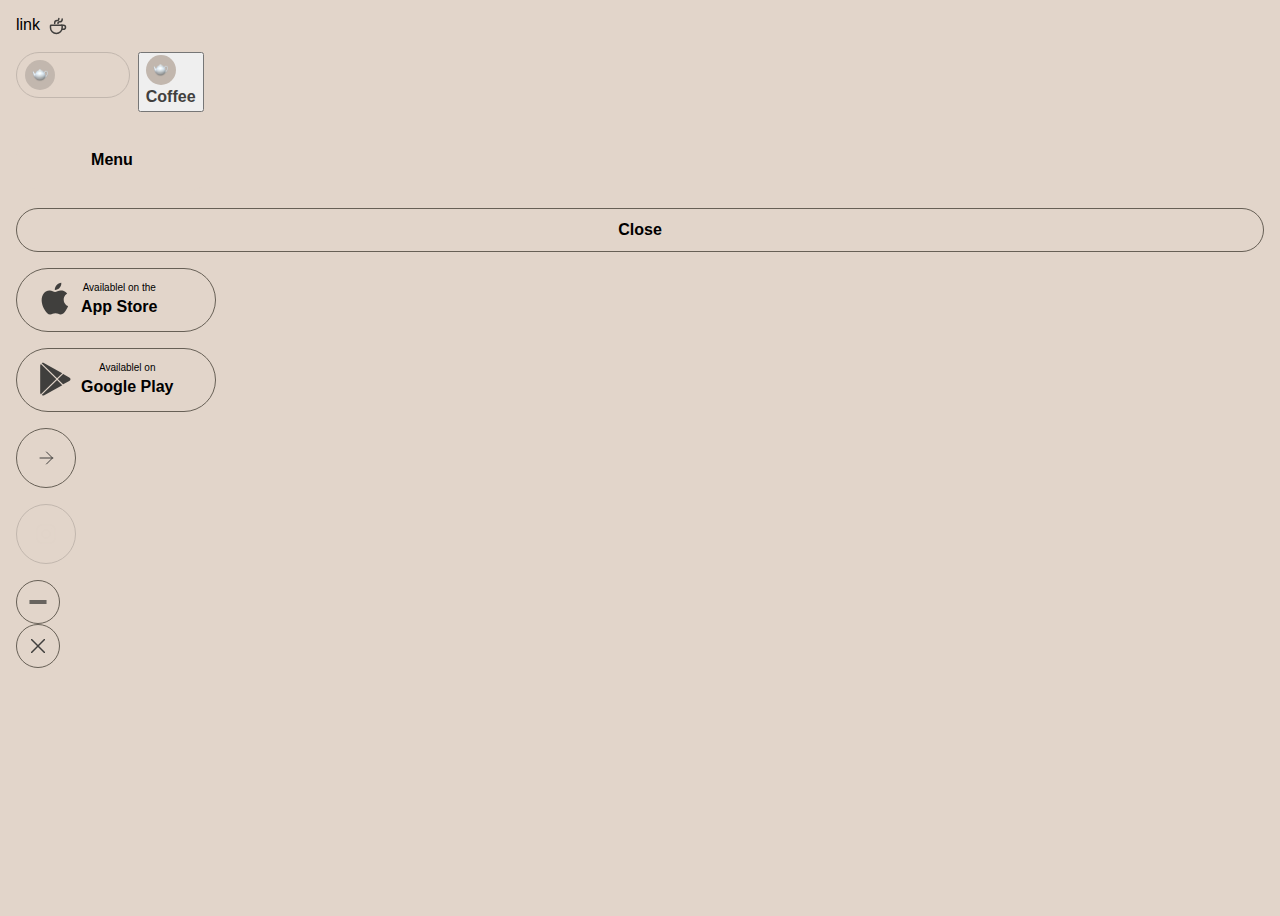
<file: design-system.html>
<!DOCTYPE html>
<html lang="en">
<head>
    <meta charset="UTF-8">
    <meta name="viewport" content="width=device-width, initial-scale=1.0">
    <title>Document</title>
    <link rel="stylesheet" href="style.css">
</head>
<body>
    <div class="flow m-4">
        <div class="link">
            <div class="flex-btn">
                link
                <img src="./assets/coffee-cup.svg">
            </div>
        </div>
        <div class="flex-btn">
            <button class="tab-item">
                <div class="tab-item-image"><img src="./assets/teapot.png" alt="teapot">
                </div> 
                <span class="font-link-n-button fc-text-light">Coffee</span>
            </button>
            <button class="tab-item-inactive ">
                <div class="tab-item-image"><img src="./assets/teapot.png" alt="teapot">
                </div> 
                <span class="font-link-n-button fc-text-dark">Coffee</span>
            </button>

        </div>
        <div class="flex">
            <button class="button-primary font-link-n-button">Menu<img src="./assets/coffee-cup.svg"></button>
        </div>
        <div>
            <button class="button-secondary font-link-n-button">Close</button>
        </div>
        <div>
            <button class="button-store"> 
                <div class="flex-btn">
                    <svg xmlns="http://www.w3.org/2000/svg" width="36" height="36" viewBox="0 0 36 36" fill="none">
                        <path d="M26.7063 18.6307C26.6694 14.6324 30.0641 12.6872 30.2193 12.5966C28.2967 9.86366 25.3169 9.49026 24.2697 9.46048C21.767 9.20369 19.3393 10.9206 18.0644 10.9206C16.764 10.9206 14.8008 9.48529 12.6848 9.52747C9.96196 9.56841 7.41468 11.1055 6.01762 13.4923C3.13444 18.359 5.28474 25.5108 8.04705 29.4446C9.42884 31.3712 11.0435 33.5223 13.1569 33.4466C15.2245 33.3635 15.9968 32.1614 18.4919 32.1614C20.9641 32.1614 21.6893 33.4466 23.8447 33.3983C26.0637 33.3635 27.4608 31.463 28.7942 29.519C30.3911 27.3108 31.0323 25.1362 31.0578 25.0245C31.0056 25.0071 26.7483 23.4229 26.7063 18.6307Z" fill="#403F3D"/>
                        <path d="M22.6347 6.87268C23.7468 5.51675 24.5076 3.67205 24.2964 1.80005C22.6869 1.86952 20.674 2.88554 19.5149 4.21169C18.4893 5.38029 17.5732 7.29571 17.8099 9.097C19.6179 9.2285 21.4743 8.20752 22.6347 6.87268Z" fill="#403F3D"/>
                    </svg> 
                    <div>
                        <div class="font-body-caption ">Availablel on the</div>
                        <div class="font-link-n-button ">App Store</div> 
                    </div>
                </div>
            </button>
        </div>
        <div>
            <button class="button-store"> 
                <div class="flex-btn">
                    <svg xmlns="http://www.w3.org/2000/svg" width="36" height="36" viewBox="0 0 36 36" fill="none">
                        <path d="M3.7558 3.20309C3.39335 3.57302 3.18359 4.14896 3.18359 4.89483V31.4995C3.18359 32.2454 3.39335 32.8213 3.7558 33.1913L3.84525 33.2725L19.1359 18.3701V18.0182L3.84525 3.11587L3.7558 3.20309Z" fill="#403F3D"/>
                        <path d="M26.0776 23.34L20.9863 18.3701V18.0182L26.0837 13.0482L26.1979 13.1129L32.2345 16.4618C33.9573 17.4122 33.9573 18.9761 32.2345 19.9325L26.1979 23.2754L26.0776 23.34V23.34Z" fill="#403F3D"/>
                        <path d="M25.2733 24.2008L20.0617 19.1196L4.68164 34.1167C5.25384 34.7031 6.18695 34.7738 7.24807 34.1873L25.2733 24.2008" fill="#403F3D"/>
                        <path d="M25.2733 12.1876L7.24807 2.20103C6.18695 1.62058 5.25384 1.69125 4.68164 2.27772L20.0617 17.2688L25.2733 12.1876Z" fill="#403F3D"/>
                        </svg>
                    <div>
                        <div class="font-body-caption">Availablel on</div>
                        <div class="font-link-n-button">Google Play</div>
                    </div>
                </div>
            </button>
        </div>
        <div>
            <button class="button-outline icon-dark">
                <svg  xmlns="http://www.w3.org/2000/svg" width="24" height="24" viewBox="0 0 24 24" fill="none">
                    <path d="M6 12H18.5M18.5 12L12.5 6M18.5 12L12.5 18" stroke="#403F3D" stroke-linecap="round" stroke-linejoin="round"/>
                </svg>
            </button>
        </div>
        <div>
            <button class="button-outline icon-light">
                <svg xmlns="http://www.w3.org/2000/svg" width="24" height="24" viewBox="0 0 24 24" fill="none">
                    <path d="M12 16C14.2091 16 16 14.2091 16 12C16 9.79086 14.2091 8 12 8C9.79086 8 8 9.79086 8 12C8 14.2091 9.79086 16 12 16Z" stroke="#E1D4C9" stroke-linecap="round" stroke-linejoin="round"/>
                    <path d="M3 16V8C3 5.23858 5.23858 3 8 3H16C18.7614 3 21 5.23858 21 8V16C21 18.7614 18.7614 21 16 21H8C5.23858 21 3 18.7614 3 16Z" stroke="#E1D4C9"/>
                    <path d="M17.5 6.51L17.51 6.49889" stroke="#E1D4C9" stroke-linecap="round" stroke-linejoin="round"/>
                </svg>
            </button>
        </div>
        <div>
            <button class="button-burger">
                <svg xmlns="http://www.w3.org/2000/svg" width="18" height="2" viewBox="0 0 18 2" fill="none">
                    <path d="M1 1H17" stroke="#403F3D" stroke-width="1.5" stroke-linecap="round" stroke-linejoin="round"/>
                </svg>
                <svg xmlns="http://www.w3.org/2000/svg" width="18" height="2" viewBox="0 0 18 2" fill="none">
                    <path d="M1 1H17" stroke="#403F3D" stroke-width="1.5" stroke-linecap="round" stroke-linejoin="round"/>
                </svg>
            </button>

            <button class="button-burger-active">

                <svg width="14" height="14" viewBox="0 0 14 14" xmlns="http://www.w3.org/2000/svg">
                    <line x1="0" y1="14" x2="14" y2="0" stroke-width="1.5" stroke="#403F3D"/>
                    <line x1="0" y1="0" x2="14" y2="14" stroke-width="1.5" stroke="#403F3D"/>
                  </svg>
            </button>

        </div>
    </div>
    
</body>
</html>
</file>
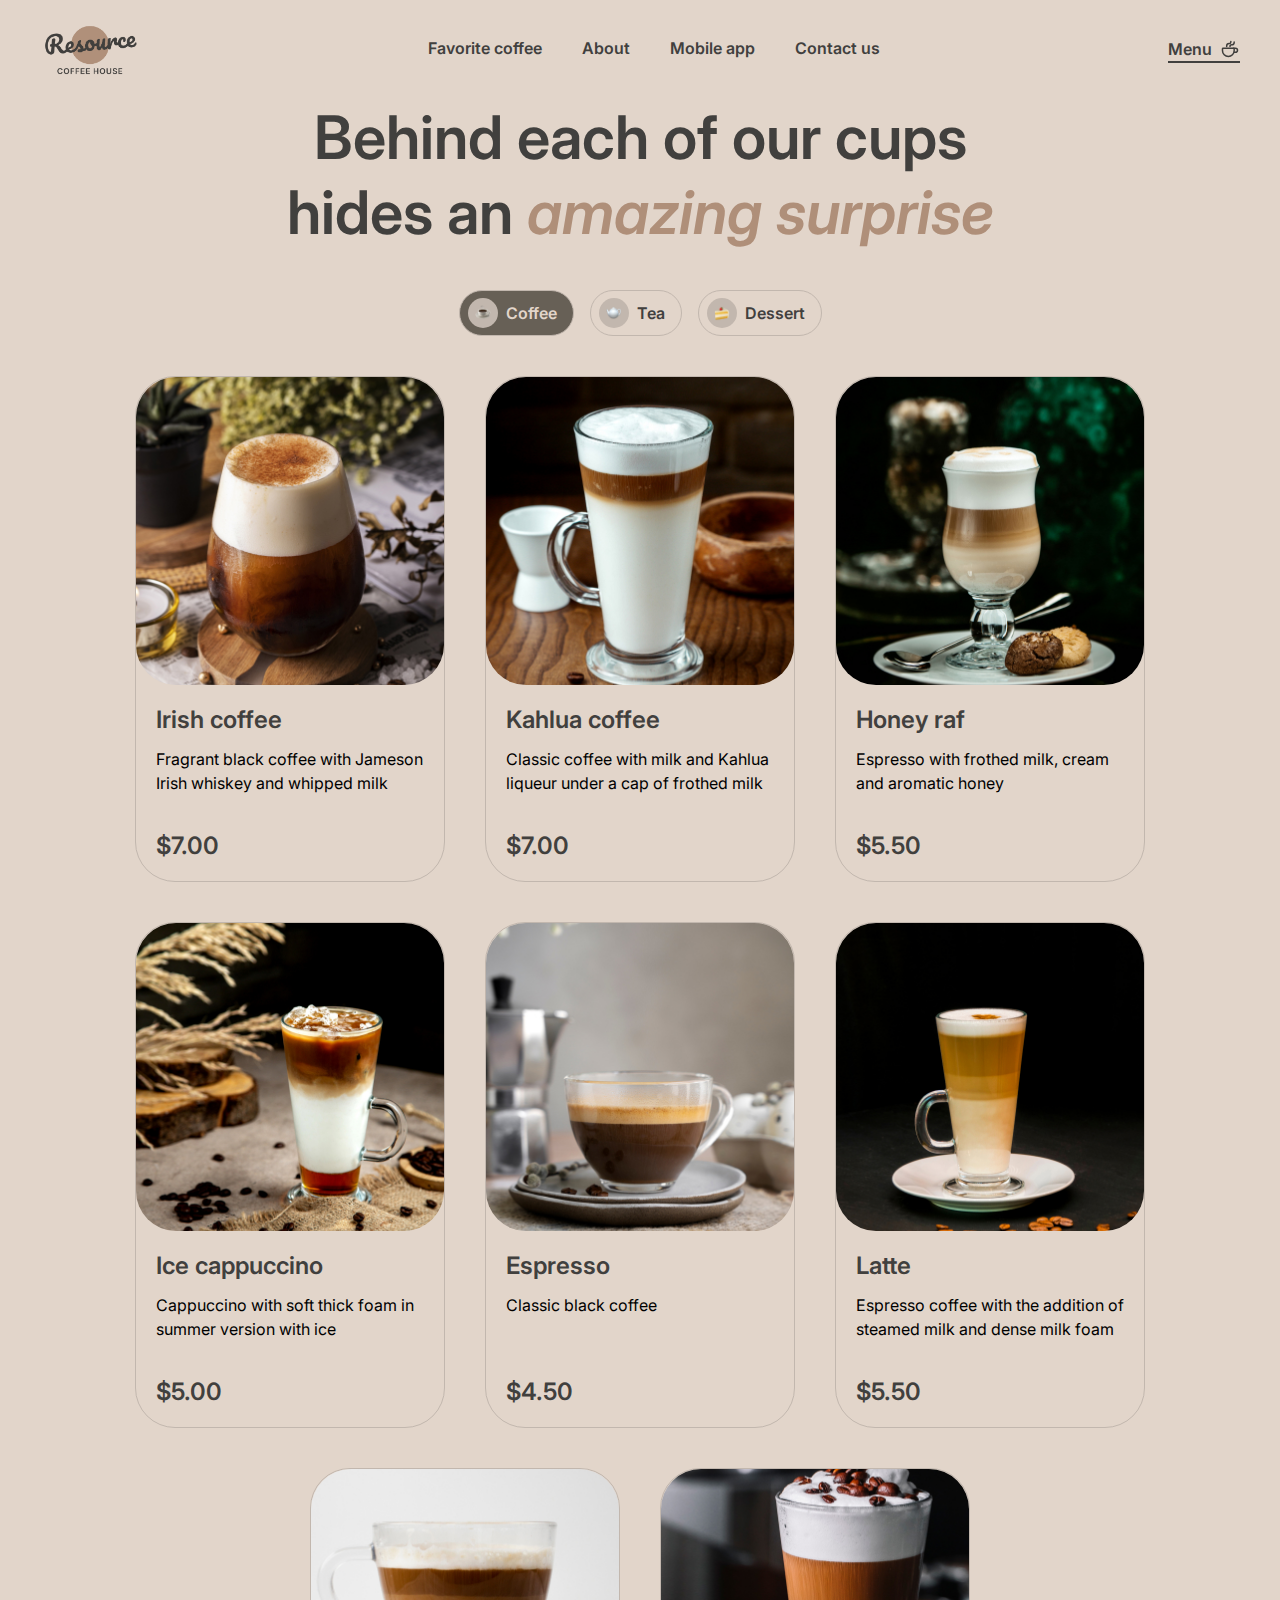
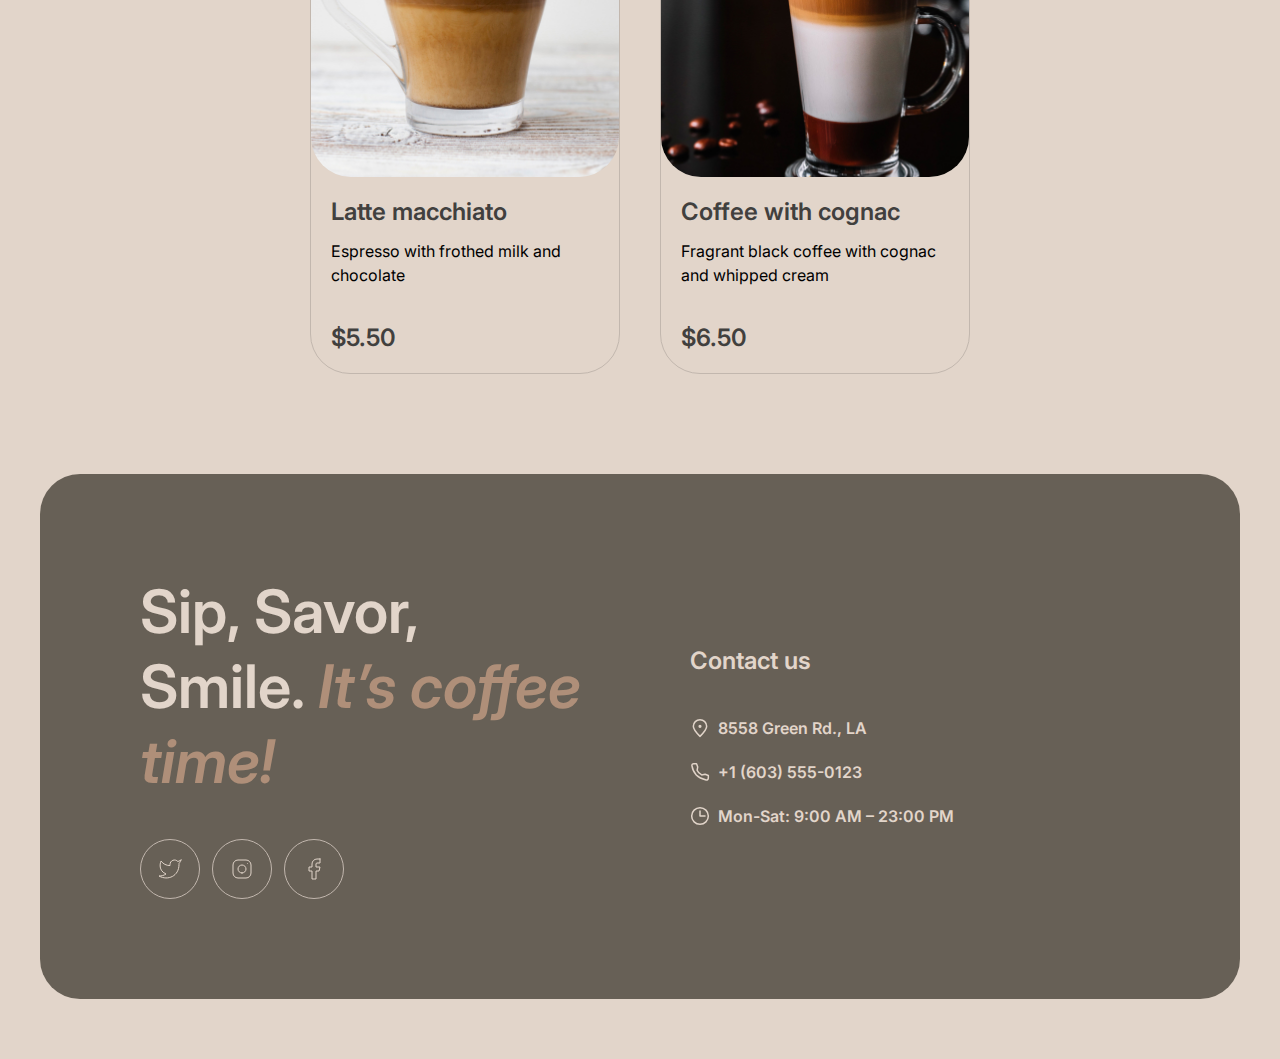
<file: menu.html>
<!DOCTYPE html>
<html lang="en">
<head>
    <meta charset="UTF-8">
    <meta name="viewport" content="width=device-width, initial-scale=1.0">
    <link rel="icon" type="image/png" sizes="32x32" href="./assets/favicon-menu-32x32.png">
    <link rel="icon" type="image/png" sizes="16x16" href="./assets/favicon-menu-16x16.png">
    <link rel="stylesheet" href="style.css">
    <link rel="preconnect" href="https://fonts.googleapis.com">
    <link rel="preconnect" href="https://fonts.gstatic.com" crossorigin>
    <link href="https://fonts.googleapis.com/css2?family=Inter:wght@400;600&display=swap" rel="stylesheet">
    <script src="app_menu.js" defer></script>
    <title>Menu</title>
</head>
<body>
    <div class="wrapper wrapper-menu">
        <header>
            <div class="flex justify-content-between fc-text-dark data-header" data-header>
                <div class="logo">
                    <a href="./index.html">
                        <img src="./assets/logo.png" alt="logo">
                    </a>
                </div>
                <div class="menu">
                    <nav class="primary-navigation" data-visible="false">
                        <ul>
                            <li class="link"><a href="./index.html#favourites_coffee">Favorite coffee</a></li>
                            <li class="link"><a href="./index.html#about">About</a></li>
                            <li class="link"><a href="./index.html#mobile_app">Mobile app</a></li>
                            <li class="link"><a href="#footer">Contact us</a></li>
                        </ul>
                    </nav>
                </div>
                <div class="flex align-items-center menu-font" data-menu-link>
                    <div>
                            <div class="flex-btn link underlined">
                                Menu
                                <img src="./assets/coffee-cup.svg" alt="menu">
                            </div>
                    </div>
                </div>
                <div class="flex align-items-center menu-button" >
                    <button type="button" data-nav-toggle class="button-burger" aria-expanded="false">
                        
                        <div class="hamburger-lines">
                            <span class="line line-top"></span>
                            <span class="line line-bottom"></span>
                          </div>  
                    </button>
                </div>

            </div>
        </header>
        <main>
            <h1 class="menu-heading-text">
                Behind each of our cups hides an <span class="oblique-style fc-text-accent">amazing surprise</span>
            </h1>
            <div class="flex mt-40 menu-category-buttons">
                <div class="tab-item active">
                    <div class="tab-item-image"><img src="./assets/coffeecup.png" alt="teapot">
                    </div>
                    <span class="font-link-n-button">Coffee</span>
                </div>
                <div class="tab-item">
                    <div class="tab-item-image"><img src="./assets/teapot.png" alt="teapot">
                    </div>
                    <span class="font-link-n-button">Tea</span>
                </div>
                <div class="tab-item">
                    <div class="tab-item-image"><img src="./assets/cake.png" alt="teapot">
                    </div>
                    <span class="font-link-n-button">Dessert</span>
                </div>
            </div>
            <div class="flex mt-40 gap-40 justify-content-center menu-product-cards">
            </div>
            <div class="flex mt-40 justify-content-center data-refresh-menu">
                <button type="button" style="margin: 0; padding: 0; background-color: transparent; border: none; outline: none;">
                    <svg width="60" height="60" viewBox="0 0 60 60" fill="none" xmlns="http://www.w3.org/2000/svg">
                        <rect x="0.5" y="0.5" width="59" height="59" rx="29.5" stroke="#665F55"/>
                        <path d="M39.8883 31.5C39.1645 36.3113 35.013 40 30 40C24.4772 40 20 35.5228 20 30C20 24.4772 24.4772 20 30 20C34.1006 20 37.6248 22.4682 39.1679 26" stroke="#403F3D" stroke-linecap="round" stroke-linejoin="round"/>
                        <path d="M35 26H39.4C39.7314 26 40 25.7314 40 25.4V21" stroke="#403F3D" stroke-linecap="round" stroke-linejoin="round"/>
                    </svg>
                </button>
            </div>
            <footer id="footer" class="mt-93">
                <div>
                    <div class="footer-main-text">
                        Sip, Savor, Smile.
                        <span class="fc-text-accent oblique-style ml-3">It’s coffee time!</span>
                    </div>
                    <div class="flex mt-40 gap-12">
                        <a class="button-outline icon-light" href="https://twitter.com/">
                            <svg width="24" height="20" viewBox="0 0 24 20" fill="none" xmlns="http://www.w3.org/2000/svg">
                                <path d="M23 1.01006C23 1.01006 20.9821 2.20217 19.86 2.54006C19.2577 1.84757 18.4573 1.35675 17.567 1.13398C16.6767 0.911216 15.7395 0.967251 14.8821 1.29451C14.0247 1.62177 13.2884 2.20446 12.773 2.96377C12.2575 3.72309 11.9877 4.62239 12 5.54006V6.54006C10.2426 6.58562 8.50127 6.19587 6.93101 5.4055C5.36074 4.61513 4.01032 3.44869 3 2.01006C3 2.01006 -1 11.0101 8 15.0101C5.94053 16.408 3.48716 17.109 1 17.0101C10 22.0101 21 17.0101 21 5.51006C20.9991 5.23151 20.9723 4.95365 20.92 4.68006C21.9406 3.67355 23 1.01006 23 1.01006Z" stroke="#E1D4C9" stroke-linecap="round" stroke-linejoin="round"/>
                            </svg>
                        </a>
                        <a class="button-outline icon-light" href="https://instagram.com/">
                            <svg xmlns="http://www.w3.org/2000/svg" width="24" height="24" viewBox="0 0 24 24" fill="none">
                                <path d="M12 16C14.2091 16 16 14.2091 16 12C16 9.79086 14.2091 8 12 8C9.79086 8 8 9.79086 8 12C8 14.2091 9.79086 16 12 16Z" stroke="#E1D4C9" stroke-linecap="round" stroke-linejoin="round"/>
                                <path d="M3 16V8C3 5.23858 5.23858 3 8 3H16C18.7614 3 21 5.23858 21 8V16C21 18.7614 18.7614 21 16 21H8C5.23858 21 3 18.7614 3 16Z" stroke="#E1D4C9"/>
                                <path d="M17.5 6.51L17.51 6.49889" stroke="#E1D4C9" stroke-linecap="round" stroke-linejoin="round"/>
                            </svg>
                        </a>
                        <a class="button-outline icon-light" href="https://facebook.com/">
                            <svg width="13" height="22" viewBox="0 0 13 22" fill="none" xmlns="http://www.w3.org/2000/svg">
                                <path d="M12 1H9C7.67392 1 6.40215 1.52678 5.46447 2.46447C4.52678 3.40215 4 4.67392 4 6V9H1V13H4V21H8V13H11L12 9H8V6C8 5.73478 8.10536 5.48043 8.29289 5.29289C8.48043 5.10536 8.73478 5 9 5H12V1Z" stroke="#E1D4C9" stroke-linecap="round" stroke-linejoin="round"/>
                            </svg>
                        </a>
                    </div>
                </div>
                <div class="flex align-items-center">
                    <div>
                        <div class="contact-text">
                            Contact us
                        </div>
                        <div class="flex flex-column gap-16 font-link-n-button fc-text-light mt-40">
                            <a class="flex gap-8 link-contact" href="https://www.google.com/maps/place/Larnaka+Medieval+Fort/@34.9088994,33.6341972,17z/data=!4m6!3m5!1s0x14e082bd2c938593:0x811447d1f5d741ad!8m2!3d34.910338!4d33.6376042!16s%2Fg%2F1tfd9t1f?entry=ttu" target="_blank">
                                <img src="./assets/pin-alt.svg" alt="location">
                                8558 Green Rd., LA
                            </a>
                        
                            <a class="flex gap-8 link-contact" href="tel:+16035550123">
                                <img src="./assets/phone.svg" alt="phone">
                                +1 (603) 555-0123
                            </a>
                            <div class="flex gap-8">
                                <img src="./assets/clock.svg" alt="time">
                                Mon-Sat: 9:00 AM – 23:00 PM
                            </div>
                        </div>
                    </div>
                </div>
            </footer>
        </main>
    </div>
    <dialog data-modal>
        <div class="modal-popup">

        </div>
        

    </dialog>
    
</body>
</html>
</file>
<file: style.css>
/* ------------------- */
/* Custom properties   */
/* ------------------- */

:root {
    /* colors */
    --clr-text-dark: 40 2% 25%;
    --clr-text-light: 28 29% 84%;
    --clr-text-accent: 24 25% 58%;

    --clr-background-body: 28 29% 84%;
    --clr-background-container   : 35 9% 37%;
    --clr-background-backdrop   : 40 2% 25%;

    --clr-border-light: 27 14% 72%;
    --clr-border-dark: 35 9% 37%;
    
    /* font-sizes */
    --fs-72px: 72px;
    --fs-60px: 60px;
    --fs-42px: 42px;
    --fs-32px: 32px;
    --fs-24px: 24px;
    --fs-16px: 16px;
    --fs-10px: 10px;
    
    /* font-families */
    --ff-inter: 'Inter', sans-serif;
}

/* ------------------- */
/* Reset               */
/* ------------------- */

/* Box sizing */
*,
*::before,
*::after {
    box-sizing: border-box;
}

/* Reset margins */
body,
h1,
h2,
h3,
h4,
h5,
p,
figure,
picture {
    margin: 0; 
}

h1,
h2,
h3,
h4,
h5,
h6,
p {
    font-weight: 400;
}

/* Reset nav styling */

nav > ul > li {
    list-style: none;
}

/* reset a decoration */

a {
    color: inherit;
    text-decoration: none;
 }

html {
    scroll-behavior: smooth;
}

/* set up the body */
body {
    font-family: var(--ff-inter);
    background-color: hsl( var(--clr-background-body) );
    min-height: 100vh;
    width: 100%;
}

body:has(dialog[open]),
body:has([data-visible="true"])
{
    overflow: hidden
}

/* make images easier to work with */
img,
picutre {
    max-width: 100%;
    display: block;
}

/* make form elements easier to work with */
input,
button,
textarea,
select {
    font: inherit;
}

.flow > *:where(:not(:first-child)) {
    margin-top: var(--flow-space, 1rem);
}

/* ------------------- */
/* Utility classes     */
/* ------------------- */

/* general */
.font-heading-1{
    color: hsl(var(--clr-text-dark));
    font-size: var(--fs-72px);
    font-weight: 600;
    line-height: 105%;
}

.font-heading-1-accent{
    font-style: italic;
}

.font-heading-2{
    color: hsl(var(--clr-text-dark));
    font-size: var(--fs-60px);
    font-weight: 600;
    line-height: 125%;
}

.font-heading-3{
    color: hsl(var(--clr-text-dark));
    font-size: var(--fs-24px);
    font-weight: 600;
    line-height: 125%;
}

.font-body-medium {
    font-size: var(--fs-16px);
    font-weight: 400;
    line-height: 150%;
}

.font-link,
.font-link-n-button{
    font-size: var(--fs-16px);
    font-weight: 600;
    line-height: 150%;
}

.font-link-n-button-nolineheight{
    color: hsl( var(--clr-text-dark));
    font-size: var(--fs-16px);
    font-weight: 600;
}

.font-body-caption {
    font-size: var(--fs-10px);
    font-weight: 600%;
    line-height: 140%;
}

.font-burger-link {
    font-size: var(--fs-32px);
    font-weight: 600%;
    line-height: 125%;
}

/* colors */

.fc-text-light {
    color: hsl( var(--clr-text-light));
}

.fc-text-dark {
    color: hsl( var(--clr-text-dark));
}

.fc-text-accent {
    color: hsl( var(--clr-text-accent));
}

/* margins */

.m-4 {
    margin: 1rem;
}

.mt-8 {
    margin-top: 8px;
}
.mt-12 {
    margin-top: 12px;
}

.mt-93 {
    margin-top: 100px;
}

.mt-100 {
    margin-top: 100px;
}

.mt-40 {
    margin-top: 40px;
}

.mt--35 {
    margin-top: -35px;
}

.mt--115 {
    margin-top: -115px;
}

.ml-8 {
    margin-left: 8px;
}

.ml-3 {
    margin-left: 3px;
}

.mx-auto{
    margin-inline: auto;
}

/* paddings */

.pb-40px {
    padding-bottom: 40px;
}

.pb-5 {
    padding-bottom: 5px;
}

.link {
    position: relative;
}
.link-contact {
    display: inline-flex;
    position: relative;
    padding-bottom: 4px;
    width: fit-content;
}

.link::before,
.link-contact::before {
    content: "";
    position: absolute;
    display: block;
    width: 100%;
    height: 2px;
    bottom: 0;
    left: 0;
    background-color: hsl(var(--clr-text-dark));
    transform: scaleX(0);
    transform-origin: center;
    transition: transform 0.5s ease;
  }

  .link-contact::before {
    background-color: hsl( var(--clr-text-light));
  }

  @media (hover: hover) {
    .link:hover::before,
    .link-contact:hover:before {
      transform: scaleX(1);
    }
  }

.font-caption{
    color: hsl(var(--clr-text-dark));
    font-size: var(--fs-10px);
    font-weight: 400;
    line-height: 140%;
}

.flex{
    display: flex;
}

.flex-column{
    flex-direction: column;
}

.flex-wrap {
    flex-wrap: wrap;
}

.inline {
    display: inline-block;
    white-space:nowrap
}

.gap-40 {
    gap: 40px;
}

.gap-20 {
    gap: 20px;
}

.gap-16 {
    gap: 16px;
}

.gap-12 {
    gap: 12px;
}

.gap-8 {
    gap: 8px;
}

.flex-btn{
    display: flex;
    gap: 8px;
}

.flex-btn.underlined {
    border-bottom: 2px solid hsl( var(--clr-text-dark));

}

.oblique-style {
    font-style: oblique 20deg;
}

/* justify content */
.justify-content-between {
    justify-content: space-between;
}

.justify-content-center {
    justify-content: center;
}

.align-items-center {
    align-items: center;
}

.align-items-start {
    align-items: flex-start;
}

/* text align */
.text-align-center {
    text-align: center;
}

/* size */

.height20px {
    height: 20px;
}

.w-full {
    width: 100%;
}

.grid-design-buttons{
    display: grid;
    grid-template-columns: repeat(3,1fr);
}

.button-primary{
    width: 200px;
    height: 64px;
    display: flex;
    flex-wrap:wrap;
    gap: 8px;
    place-content: center;
    border-radius: 100px;
    border: none;
    background-color: hsl( var(--clr-background-body) );
    
}

.button-primary img{
    height: 0;
    visibility: hidden;
    opacity: 0;
    transition: visibility 0s, opacity 0.7s linear;
}

@media (hover: hover) {
    .button-primary:hover img{
        height: auto;
        visibility: visible;
        opacity: 1;
        transition: visibility 0s, opacity 0.7s linear;
    }
    
    .button-primary:hover {
        cursor: pointer;
    }
  }

  .tab-item{
    display: flex;
    gap: 8px;
    padding: 8px 16px 8px 8px;
    align-items: center;
    border-radius: 100px;
    border: 1px solid hsl(var(--clr-border-light));
    background-color: transparent;
    color: hsl( var(--clr-text-dark));
    transition: 0.5s ease-in-out;
    height: 46px;
    width: fit-content;
}

.tab-item.active{
    background-color: hsl(var(--clr-background-container));
    color: hsl(var(--clr-background-body));

}



@media (hover: hover) {
    .tab-item:hover{
        cursor: pointer;
        background-color: hsl(var(--clr-background-container));
        color: hsl(var(--clr-text-light));
        transition: 0.5s ease-in-out;

    }
}

.tab-item-image {
    height: 30px;
    aspect-ratio: 1;
    display: flex;
    place-content: center center;
    border-radius: 50%;
    padding: 7px;
}

.tab-item-image.active {
    background-color: hsl( var(--clr-background-body) );
}

.tab-item-image {
    background-color: hsl( var(--clr-border-light) );
}

.button-secondary{
    width: 100%;
    height: 44px;
    background-color: transparent;
    border: 1px solid hsl(var(--clr-border-dark));
    border-radius: 100px;
}

@media (hover: hover) {
    .button-secondary:hover{
        background: hsl(var(--clr-background-container));
        color: hsl( var(--clr-text-light));
        border: none;
    }
}

.button-store,
.button-store svg path {
    transition: all 0.7s ease-in-out;
  }

.button-store{
    width: 200px;
    height: 64px;
    background-color: transparent;
    border: 1px solid hsl(var(--clr-border-dark));
    border-radius: 100px;
    padding: 12px 20px;
}

.button-outline{
    display: flex;
    height: 60px;
    aspect-ratio: 1;
    border-radius: 50%;
    place-content: center;
    flex-wrap: wrap;
    background-color: transparent;
    transition: all 0.7s ease-in-out;
}

.icon-dark {
    border: 1px solid hsl( var(--clr-border-dark));
}

.icon-light {
    border: 1px solid hsl( var(--clr-border-light));
}

@media (hover: hover) {
    .button-store:hover svg path{
        fill: hsl( var(--clr-text-light));
    }
    
    .button-store:hover{
        background-color: hsl(var(--clr-background-container));
        color: hsl( var(--clr-text-light));
        cursor: pointer;
    }
    .button-outline:hover{
        cursor: pointer;
    }
    .icon-dark:hover {
        background-color: hsl( var(--clr-background-container) );
    }
    .icon-light:hover {
        background-color: hsl( var(--clr-background-body) );
    }
    
    .icon-dark:hover svg path{
        stroke: hsl( var(--clr-text-light));
        transition: all 0.7s ease-in-out;
    }
    
    .icon-light:hover svg path {
        stroke: hsl(var(--clr-text-dark));
        transition: all 0.7s ease-in-out;
    }
   
}

.button-burger,
.button-burger-active {
    height: 44px;
    aspect-ratio: 1;
    display: flex;
    flex-wrap: wrap;
    place-content: center;
    border: 1px solid hsl(var(--clr-border-dark));
    border-radius: 50%;
    background-color: transparent;
}


[data-menu-button="false"] {
    display: none;
}

.button-burger-active[aria-expanded="false"]{
    display: none;
}

@media (min-width:769px) {
    .menu-button {
        display: none;
    }

}

/* wrapper */
.wrapper {
    max-width: 1440px;
    margin: 0 auto;
    padding-inline: 40px;
    padding-block: 20px;
}

.wrapper-menu {
    margin-bottom:40px;
}

main.flow > *:where(:not(:last-child)) {
    margin-bottom: 100px;
}

@media (max-width:480px) {
    .wrapper {
        padding-inline: 16px;
    }

}

/* ******************** */
/* *******header******* */
/* ******************** */


.logo {
    width: 100px;
    height: 60px;
}

.primary-navigation > ul {
    padding: 0;
    display: flex;
    justify-content: center;
    gap: 40px;
}

.menu,
.menu-font {
    font-size: var(--fs-16px);
    font-weight: 600;
    line-height: 150%;
}



.hero {
    width: 100%;
    height: auto;
    position: relative;
    padding: 100px;
    border-radius: 40px;
    

}


video {
    position: absolute;
    width: 100%;
    height: 100%;
    top: 0;
    left: 0;
    border-radius: 40px;
    object-fit: cover;
}
.hero-text {
    max-width: 530px;
    gap:30px;

    position: relative;
    z-index: 1;
}



.hero-text > *:where(:not(:last-child)) {
    margin-bottom: 40px;
}

.hero-header {
    color: hsl(var(--clr-text-light));
    font-size: var(--fs-72px);
    font-weight: 600;
    line-height: 105%;
}

.hero-secondary-text {
    font-size: var(--fs-16px);
    font-weight: 600;
    line-height: 150%;
    color: hsl( var(--clr-text-light));
}

.hamburger-lines {
    
    height: 12px;
    width: 16px;
   
    z-index: 2;
    display: flex;
    flex-direction: column;
    align-items: center;
    justify-content: space-between;
  }

.hamburger-lines .line {
    display: block;
    height: 1px;
    width: 16px;
    border-radius: 10px;
    background: hsl( var(--clr-text-dark));
  }

  .hamburger-lines .line-top {
    transform-origin: 0% 0%;
    transition: transform 0.4s ease-in-out;
  }
  
  .hamburger-lines .line-bottom {
    transform-origin: 0% 100%;
    transition: transform 0.4s ease-in-out;
  }

 
  .button-burger[aria-expanded="false"] .hamburger-lines {
    transition: transform 0.4s ease-in-out;
  }

  .button-burger[aria-expanded="true"] .hamburger-lines {
    transform: translateX(3px);
    transition: transform 0.4s ease-in-out;
  }

  .button-burger[aria-expanded="true"] .hamburger-lines .line-top {
    transform: rotate(45deg);
  }
  
  
  .button-burger[aria-expanded="true"] .hamburger-lines .line-bottom {
    transform: rotate(-45deg) ;
  }

@media (max-width:768px) {
    .hero {
        padding-inline: 60px;
    }

    .button-primary img{
        height: auto;
        visibility: visible;
        opacity: 1;
    }

    

    .data-header:has(button[aria-expanded="false"]) > [data-menu-link] {
        display: none;
    }

    .data-header:has(button[aria-expanded="true"])  [data-menu-link] {
        font-weight: 600;
        font-size: 32px;
        line-height: 40px;
        margin-top: 71px;
        margin-left: -15px;
        justify-content: center;
        
    }

    .data-header:has(button[aria-expanded="true"])  [data-menu-link] img {
        width: 38px;
        height: 38px;
        margin-left: 12px;
        
    }

    .primary-navigation {
        width: 100%;
        height: 100%;

        display: flex;
        flex-direction: column;
        align-items: center;
        
        background-color: hsl( var(--clr-background-body) );
        inset: 78px 0 0 0;
        position: fixed;
        z-index: 1000;
        transform: translateX(100%);
        transition: transform 500ms ease-in-out;
        
    }

    .primary-navigation > ul {
        
        flex-direction: column;
        align-items: center;
        gap: 60px;
        font-weight: 600;
        font-size: 32px;
        line-height: 40px;
        margin-top: 78px;
    }


    .primary-navigation[data-visible="true"]{
        transform: translateX(0);
    }
}

@media (max-width:480px) {
    .hero-header {
        font-size: var(--fs-42px);
        line-height: 115%;
    }
    .hero {
        padding:60px 16px;
    }
 
}



/* ******************** */
/* *******Enjoy******* */
/* ******************** */

#enjoy {
    margin-top: 20px;
}

/* ******************** */
/* *******Favorite******* */
/* ******************** */

.favorite-header-text {
    text-align: center;
    color: hsl(var(--clr-text-dark));
    font-size: var(--fs-60px);
    font-weight: 600;
    line-height: 125%;
    font-style: normal;
}

.slider-pic-container,
.favorite-slider-text {
    display: flex;
    overflow: hidden;
    scroll-behavior: smooth;
    max-width: 480px;
    
}

/* @media (hover: hover) {
    .slider-pic-container:hover {
        cursor: pointer;
    }
} */



.slider-pic-container > .card__img {
    min-width: 100%;
}


.favorite-slider-text {
    margin-top: 20px;
}

.card__description {
    min-width: 100%;
}


.scroll-control >* {

    width: 40px;
    height: 4px;
    margin-inline: 6px;
    margin-top: 40px;
    background-color: hsl( var(--clr-border-light) );
    border-radius: 100px;
}


@keyframes progress-fill {
    0% {
      width: 0%;
    }
  
    100% {
      width: 100%;
    }

    
  }

.active-control-progress {
    background-color: hsl(var(--clr-border-dark));
    height: 100%;
    animation: progress-fill 7s linear;
}

.active-control-progress.paused {
    animation-play-state: paused;
}



@media (max-width:480px) {
    .slider-pic-container,
    .favorite-slider-text {
        max-width: 328px;
        
    }
    .favorite-header-text{
        font-size: 32px;
    }
    #arrowLeft,
    #arrowRight {
        display: none;

    }
}

/* ******************** */
/* *******about******* */
/* ******************** */

.about-text {
    color: hsl(var(--clr-text-dark));
    font-size: var(--fs-60px);
    font-weight: 600;
    line-height: 125%;
}

.about-pictures {
    display: flex;
    gap: 40px;
    margin-top: 40px;
}

.about-pictures > * {
    flex-basis: 50%;
}

.about-pictures-column-1 > div,
.about-pictures-column-2 > div {
    border-radius: 20px;
    overflow: hidden;
}

.about-pictures  img {
    object-fit: cover;
    width: 100%;
    transform: scale(1.1);
    transition: transform 0.5s ease-in-out;
}

.about-pictures-column-1,
.about-pictures-column-2 {
    gap: 40px;
}

.about-pictures-column-1 > :nth-child(1) {
    width: 100%;
    max-height: 590px;
    aspect-ratio: 66 / 59;
}
.about-pictures-column-1 > :nth-child(2) {
    aspect-ratio: 66 / 43;
    
}

.about-pictures-column-2 > :nth-child(1){
    aspect-ratio: 66 / 43;
}
.about-pictures-column-2 > :nth-child(2) {
    aspect-ratio: 66 / 59;
 
}

@media (hover: hover) {
    .about-pictures img:hover{
        transform: scale(1);
        transition: transform 0.5s ease-in-out;
    }
}

@media (max-width:768px) {

.about-pictures {
    flex-direction: column;
}
.about-pictures-column-1 > :nth-child(1){
    aspect-ratio: auto;
    height: 590px;
}
.about-pictures-column-2 > :nth-child(2) {
    aspect-ratio: auto;
    height: 590px;
}
.about-pictures-column-1 > :nth-child(2){
    display: none;
}
.about-pictures-column-2 > :nth-child(1) {
    display: none;
}

.mt--35 {
    margin-top: 0;
}

.about-pictures  img {
    height: 100%;
    width: 100%;
}

.about-pictures  img {
    transform: scale(1.05);
}
 
}
@media (max-width:480px) {
    .about-text {
        font-size: var(--fs-32px);
    }

    .about-pictures  img {
        transform: scale(1.24);
    }

    .about-pictures > :nth-child(1) {
        aspect-ratio: auto;
    }
    .about-pictures > :nth-child(4) {
        aspect-ratio: auto;
    }
 
}



/* ******************** */
/* *******Mobile App*** */
/* ******************** */

.download-section {
    min-height: 630px;
    gap: 100px;
    
}
.download-app-text {
    display: flex;
    flex-basis: 100%;
    flex-direction: column;
    justify-content: center;
    gap:40px;

}

.download-primary-text{
    color: hsl(var(--clr-text-dark));
    font-size: var(--fs-60px);
    font-weight: 600;
    line-height: 125%;
}

.download-app-image {
    flex-basis: 100%;
}

.download-app-image > img {
    width: 100%;
}

@media (max-width:768px) {
    .download-section {
        flex-wrap: wrap;
    }

    .download-app-image {
        margin: 0 auto;
        max-width: 630px;
    }
}
@media (max-width:480px) {
    .download-primary-text {
        font-size: var(--fs-32px);
    }
    .download-section {
        gap: 40px;
        
    }
  
}

/* ******************** */
/* *******Footer*** */
/* ******************** */

footer {
    background-color: hsl(var(--clr-background-container));
    padding: 100px;
    display: flex;
    gap: 100px;
    border-radius: 40px;
}
footer > * {
    flex-basis: 100%;
}

.footer-main-text {
    color: hsl(var(--clr-text-light));
    font-size: var(--fs-60px);
    font-weight: 600;
    line-height: 125%;
}

.contact-text {
    color: hsl(var(--clr-text-light));
    font-size: var(--fs-24px);
    font-weight: 600;
    line-height: 125%;

}


@media (max-width:768px) {
    footer {
        flex-wrap: wrap;
        padding-inline: 60px;
    }
    .ml-3 {
        margin-left: 0;
    }
}

@media (min-width:769px) {
  
    .ml-3 {
        margin-left: 0;
    }
}
@media (max-width:480px) {
    .footer-main-text {
        font-size: var(--fs-32px);
    }
    footer {
        padding-inline: 60px;
    }
    footer {
        padding: 60px 16px;
        gap: 40px;
    }
}

/* ******************** */
/* *******Menu*** */
/* ******************** */

.menu-heading-text {
    max-width: 800px;
    color: hsl(var(--clr-text-dark));
    font-size: var(--fs-60px);
    font-weight: 600;
    line-height: 125%;
    margin-inline: auto;
    margin-top: 20px;
    text-align: center;
}

.menu-category-buttons {
    justify-content: center;
    gap: 16px;
}

.menu-card {
    display: flex;
    flex-direction: column;
    width: 310px;
    height: 506px;
    border-radius: 40px;
    border: 1px solid hsl( var(--clr-border-light) );
}

.menu-card > div {
    border-radius: 40px;
    overflow: hidden;
}

.menu-card > div > img {
    transform: scale(1.1);
    transition: transform 0.5s ease-in-out;
    
}



@media (hover: hover) {

    .menu-card:hover {
        cursor: pointer;
    }

    .menu-card:hover > div > img{
        transform: scale(1);
        transition: transform 0.5s ease-in-out;
    }
}

.menu-card-info {
    flex: 1;
    display: flex;
    flex-direction: column;
    justify-content: space-between;
    padding: 20px;
}

.menu-card-text {
    max-width: 270px;
}

.menu-card-heading {
    color: hsl(var(--clr-text-dark));
    font-size: var(--fs-24px);
    font-weight: 600;
    line-height: 125%;
    margin-bottom: 12px;

}

.data-refresh-menu.hidden
     {
        display: none;
    }


@media (min-width:769px) {
    .data-refresh-menu{
        display: none;
    }
}
.menu-product-cards {
    flex-wrap: wrap;
}
@media (max-width:768px) {
    .menu-product-cards > :nth-child(n+5) {
        display: none;
    }
    .menu-product-cards.unfolded > :nth-child(n+5) {
        display: block
    }
    .mt-93 {
        margin-top: 93px;
    }
}

@media (max-width:480px) {
    .menu-heading-text {
        font-size: var(--fs-32px);
    }

    .menu-category-buttons {
        gap: unset;
        justify-content: space-between;
    }

}

/* ******************** */
/* *******Dialog*** */
/* ******************** */

dialog {
    width: 800px;    
    background-color: hsl(var(--clr-background-body));
    border-radius: 40px;
    border: none;
    outline: none;
}

dialog::backdrop {
    background-color: rgba(64, 63, 61, 0.80);
}

.modal-popup > * {
    flex-basis: 50%;
}

.modal-popup img {
    width: 340px;
    aspect-ratio: 1;
    border-radius: 40px;
}

.modal-popup .info-img {

    width: 16px;
}

@media  (max-width: 768px){
    dialog {
        max-width: 90%
    }
    .modal-popup img {
        width: 100%;
    }


}
@media  (max-width: 390px){
    .modal-popup > *:first-child{
        display: none;
    }

    .modal-popup > * {
        flex-basis: 100%;
    }
    


}
</file>
